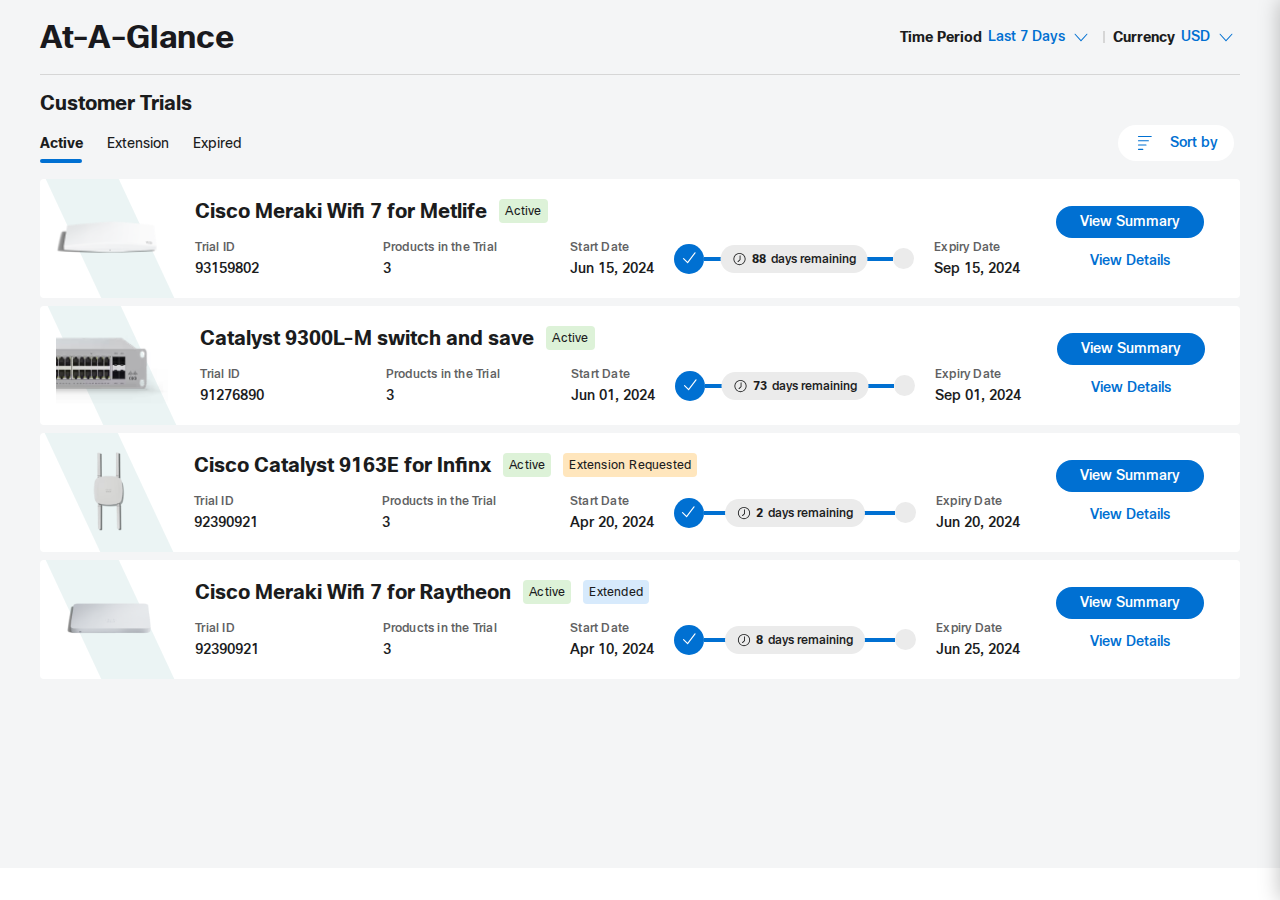
<file: Trials/index.html>
<!DOCTYPE html>
<html lang="en">
  <head>
    <meta charset="UTF-8" />
    <meta name="viewport" content="width=device-width, initial-scale=1.0" />
    <title>Trials</title>
    <link rel="stylesheet" href="./css/style.css" />
  </head>
  <body>
    <div class="trial-main">
      <!-- _______________Entry Header ___________________ -->
      <div class="trial-entry-header">
        <div class="primary-content">
          <h2>At-A-Glance</h2>

          <div class="trial-entry-header-menu">
            <!-- _______________Dropdown ___________________ -->

            <div class="trial-dropdown">
              <span>Time Period</span>
              <button class="trial-duration-dropdown trial-dropdown-button">
                <span class="trial-dropdown-title">Last 7 Days</span>
                <span class="trial-icon-angle-down"></span>
              </button>
            </div>
            <div class="trial-dropdown-menu duration-trial-dropdown">
              <ul>
                <li><a href="#">Today</a></li>
                <li><a href="#">Last 7 Days</a></li>
                <li><a href="#">Last 15 Days</a></li>
                <li><a href="#">Last 30 Days</a></li>
                <li><a href="#">Last 90 Days</a></li>
              </ul>
            </div>
            <div class="trial-divider"></div>
            <div class="trial-dropdown currency-trial-dropdown">
              <span>Currency</span>
              <button class="trial-currency-dropdown trial-dropdown-button">
                <span class="trial-dropdown-title">USD</span>
                <span class="trial-icon-angle-down"></span>
              </button>
            </div>
            <div class="trial-dropdown-menu trial-dropdown-menu-usd">
              <ul>
                <li><a href="#">Option 1</a></li>
                <li><a href="#">Option 2</a></li>
                <li><a href="#">Option 3</a></li>
              </ul>
            </div>
            <!-- _______________Dropdown ___________________ -->
          </div>
        </div>
      </div>
      <!-- _______________Entry Header ___________________ -->
      <!-- _______________ Customer Trials Section ___________________   -->

      <div class="trial-showcase">
        <div class="customer-trial">
          <div class="customer-trial-title">
            <h5>Customer Trials</h5>
            <!-- _______________ Tabs ___________________ -->

            <div class="customer-trial-tabs">
              <div class="trial-navtabs">
                <div class="trial-navtab active" data-target="Active">
                  Active
                </div>
                <div class="trial-navtab" data-target="Extension">
                  Extension
                </div>
                <div class="trial-navtab" data-target="Expired">Expired</div>
                <div class="trial-underline"></div>
              </div>
              <button class="trial-sort-button">
                <div class="trial-sort">
                  <span class="trial-icon-sort"></span>

                  <span>Sort by</span>
                </div>
              </button>
              <div class="trial-dropdown-menu trial-dropdown-menu-sort">
                <ul>
                  <li><a href="#">Option 1</a></li>
                  <li><a href="#">Option 2</a></li>
                  <li><a href="#">Option 3</a></li>
                </ul>
              </div>
            </div>
            <!-- _______________ Tabs ___________________ -->
            <!-- _______________ Tabs Content ___________________ -->

            <div id="Active" class="trial-content active">
              <!-- _______________ Card Content ___________________ -->

              <div class="customer-trial-card">
                <!-- _______________ Card List ___________________ -->

                <div class="customer-trial-cardList">
                  <div class="trial-product-image">
                    <img src="./img/Network.png" alt="router" />
                  </div>
                  <div class="trial-product-detail">
                    <div class="trial-product-title">
                      <h5>Cisco Meraki Wifi 7 for Metlife</h5>
                      <div class="trial-badge trial-badge-success">Active</div>
                    </div>
                    <div class="trial-product-config">
                      <div class="trial-configuration-box">
                        <span class="trial-config-title">Trial ID</span>
                        <span class="trial-config-content">93159802 </span>
                      </div>
                      <div class="trial-configuration-box">
                        <span class="trial-config-title"
                          >Products in the Trial</span
                        >
                        <span class="trial-config-content">3 </span>
                      </div>
                      <!-- _______________ Card List Duration Stepper ___________________ -->

                      <div class="trial-duration-config">
                        <div class="trial-config-date start-date">
                          <span class="trial-config-title">Start Date</span>
                          <span class="trial-config-content"
                            >Jun 15, 2024
                          </span>
                        </div>
                        <ul class="trial-stepper">
                          <li class="trial-stepper-list">
                            <span class="trial-dot active"></span>
                            <div class="trail-progress"></div>
                            <div class="trial-time-estimation">
                              <span class="icon-clock"></span
                              ><strong>88</strong>
                              days remaining
                            </div>
                            <span class="trial-dots"></span>
                          </li>
                        </ul>
                        <div class="trial-config-date expiry-date">
                          <span class="trial-config-title">Expiry Date</span>
                          <span class="trial-config-content"
                            >Sep 15, 2024
                          </span>
                        </div>
                      </div>
                      <!-- _______________ Card List Duration Stepper ___________________ -->
                    </div>
                  </div>
                  <div class="trial-button-group">
                    <button
                      class="btn trial-primary-btn"
                      onclick="openSidebar()"
                    >
                      View Summary
                    </button>
                    <button class="btn trial-link">View Details</button>
                  </div>
                </div>
                <!-- _______________ Card List ___________________ -->
                <div class="customer-trial-cardList">
                  <div class="trial-product-image">
                    <img src="./img/product-router-2.png" alt="router" />
                  </div>
                  <div class="trial-product-detail">
                    <div class="trial-product-title">
                      <h5>Catalyst 9300L-M switch and save</h5>
                      <div class="trial-badge trial-badge-success">Active</div>
                    </div>
                    <div class="trial-product-config">
                      <div class="trial-configuration-box">
                        <span class="trial-config-title">Trial ID</span>
                        <span class="trial-config-content">91276890 </span>
                      </div>
                      <div class="trial-configuration-box">
                        <span class="trial-config-title"
                          >Products in the Trial</span
                        >
                        <span class="trial-config-content">3 </span>
                      </div>
                      <!-- _______________ Card List Duration Stepper ___________________ -->

                      <div class="trial-duration-config">
                        <div class="trial-config-date start-date">
                          <span class="trial-config-title">Start Date</span>
                          <span class="trial-config-content"
                            >Jun 01, 2024
                          </span>
                        </div>
                        <ul class="trial-stepper">
                          <li class="trial-stepper-list">
                            <span class="trial-dot active"></span>
                            <div class="trail-progress"></div>
                            <div class="trial-time-estimation">
                              <span class="icon-clock"></span
                              ><strong>73</strong>
                              days remaining
                            </div>
                            <span class="trial-dots"></span>
                          </li>
                        </ul>
                        <div class="trial-config-date expiry-date">
                          <span class="trial-config-title">Expiry Date</span>
                          <span class="trial-config-content"
                            >Sep 01, 2024
                          </span>
                        </div>
                      </div>
                      <!-- _______________ Card List Duration Stepper ___________________ -->
                    </div>
                  </div>
                  <div class="trial-button-group">
                    <button
                      class="btn trial-primary-btn"
                      onclick="openSidebar()"
                    >
                      View Summary
                    </button>
                    <button class="btn trial-link">View Details</button>
                  </div>
                </div>
                <!-- _______________ Card List ___________________ -->
                <div class="customer-trial-cardList">
                  <div class="trial-product-image">
                    <img src="./img/Cisco.png" alt="router" />
                  </div>
                  <div class="trial-product-detail">
                    <div class="trial-product-title">
                      <h5>Cisco Catalyst 9163E for Infinx</h5>
                      <div class="trial-badge trial-badge-success">Active</div>
                      <div class="trial-badge trial-badge-extand">
                        Extension Requested
                      </div>
                    </div>
                    <div class="trial-product-config">
                      <div class="trial-configuration-box">
                        <span class="trial-config-title">Trial ID</span>
                        <span class="trial-config-content">92390921 </span>
                      </div>
                      <div class="trial-configuration-box">
                        <span class="trial-config-title"
                          >Products in the Trial</span
                        >
                        <span class="trial-config-content">3 </span>
                      </div>
                      <!-- _______________ Card List Duration Stepper ___________________ -->

                      <div class="trial-duration-config">
                        <div class="trial-config-date start-date">
                          <span class="trial-config-title">Start Date</span>
                          <span class="trial-config-content"
                            >Apr 20, 2024
                          </span>
                        </div>
                        <ul class="trial-stepper">
                          <li class="trial-stepper-list">
                            <span class="trial-dot active"></span>
                            <div class="trail-progress"></div>
                            <div class="trial-time-estimation">
                              <span class="icon-clock"></span><strong>2</strong>
                              days remaining
                            </div>
                            <span class="trial-dots"></span>
                          </li>
                        </ul>
                        <div class="trial-config-date expiry-date">
                          <span class="trial-config-title">Expiry Date</span>
                          <span class="trial-config-content"
                            >Jun 20, 2024
                          </span>
                        </div>
                      </div>
                      <!-- _______________ Card List Duration Stepper ___________________ -->
                    </div>
                  </div>
                  <div class="trial-button-group">
                    <button
                      class="btn trial-primary-btn"
                      onclick="openSidebar()"
                    >
                      View Summary
                    </button>
                    <button class="btn trial-link">View Details</button>
                  </div>
                </div>
                <!-- _______________ Card List ___________________ -->
                <div class="customer-trial-cardList">
                  <div class="trial-product-image">
                    <img src="./img/Graphics.png" alt="router" />
                  </div>
                  <div class="trial-product-detail">
                    <div class="trial-product-title">
                      <h5>Cisco Meraki Wifi 7 for Raytheon</h5>
                      <div class="trial-badge trial-badge-success">Active</div>
                      <div class="trial-badge trial-badge-primary">
                        Extended
                      </div>
                    </div>
                    <div class="trial-product-config">
                      <div class="trial-configuration-box">
                        <span class="trial-config-title">Trial ID</span>
                        <span class="trial-config-content">92390921 </span>
                      </div>
                      <div class="trial-configuration-box">
                        <span class="trial-config-title"
                          >Products in the Trial</span
                        >
                        <span class="trial-config-content">3 </span>
                      </div>
                      <!-- _______________ Card List Duration Stepper ___________________ -->

                      <div class="trial-duration-config">
                        <div class="trial-config-date start-date">
                          <span class="trial-config-title">Start Date</span>
                          <span class="trial-config-content"
                            >Apr 10, 2024
                          </span>
                        </div>
                        <ul class="trial-stepper">
                          <li class="trial-stepper-list">
                            <span class="trial-dot active"></span>
                            <div class="trail-progress"></div>
                            <div class="trial-time-estimation">
                              <span class="icon-clock"></span><strong>8</strong>
                              days remaining
                            </div>
                            <span class="trial-dots"></span>
                          </li>
                        </ul>
                        <div class="trial-config-date expiry-date">
                          <span class="trial-config-title">Expiry Date</span>
                          <span class="trial-config-content"
                            >Jun 25, 2024
                          </span>
                        </div>
                      </div>
                      <!-- _______________ Card List Duration Stepper ___________________ -->
                    </div>
                  </div>
                  <div class="trial-button-group">
                    <button
                      class="btn trial-primary-btn"
                      onclick="openSidebar()"
                    >
                      View Summary
                    </button>
                    <button class="btn trial-link">View Details</button>
                  </div>
                </div>
                <!-- _______________ Card List ___________________ -->
              </div>
            </div>
            <!-- _______________ Tabs Content ___________________ -->
            <!-- _______________ Tabs Content ___________________ -->

            <div id="Extension" class="trial-content">
              <div class="customer-trial-card">
                <!-- _______________ Card List ___________________ -->
                <div class="customer-trial-cardList">
                  <div class="trial-product-image">
                    <img src="./img/modam.png" alt="router" />
                  </div>
                  <div class="trial-product-detail">
                    <div class="trial-product-title">
                      <h5>Cisco Catalyst 9166 for Seamless Experience</h5>
                      <div class="trial-badge trial-badge-extand">
                        Extension Requested
                      </div>
                    </div>
                    <div class="trial-product-config">
                      <div class="trial-configuration-box">
                        <span class="trial-config-title">Trial ID</span>
                        <span class="trial-config-content">92390921 </span>
                      </div>
                      <div class="trial-configuration-box">
                        <span class="trial-config-title"
                          >Products in the Trial</span
                        >
                        <span class="trial-config-content">3 </span>
                      </div>
                      <!-- _______________ Card List Duration Stepper ___________________ -->

                      <div class="trial-duration-config">
                        <div class="trial-config-date start-date">
                          <span class="trial-config-title">Start Date</span>
                          <span class="trial-config-content"
                            >Apr 15, 2024
                          </span>
                        </div>
                        <ul class="trial-stepper">
                          <li class="trial-stepper-list trial-period-expired">
                            <span class="trial-dot active"></span>
                            <div class="trail-progress"></div>
                            <div class="trial-time-estimation">
                              <span class="icon-clock"></span>Expired
                            </div>
                            <span class="trial-dots"></span>
                          </li>
                        </ul>
                        <div class="trial-config-date expiry-date">
                          <span class="trial-config-title">Expiry Date</span>
                          <span class="trial-config-content"
                            >Jun 15, 2024
                          </span>
                        </div>
                      </div>
                      <!-- _______________ Card List Duration Stepper ___________________ -->
                    </div>
                  </div>
                  <div class="trial-button-group">
                    <button
                      class="btn trial-primary-btn"
                      onclick="openSidebar()"
                    >
                      View Summary
                    </button>
                    <button class="btn trial-link">View Details</button>
                  </div>
                </div>
              </div>
            </div>
            <!-- _______________ Tabs Content ___________________ -->

            <!-- _______________ Tabs Content ___________________ -->

            <div id="Expired" class="trial-content">
              <div class="customer-trial-card">
                <!-- _______________ Card List ___________________ -->
                <div class="customer-trial-cardList">
                  <div class="trial-product-image">
                    <img src="./img/modam.png" alt="router" />
                  </div>
                  <div class="trial-product-detail">
                    <div class="trial-product-title">
                      <h5>Cisco Catalyst 9163E for Enterprise</h5>
                      <div class="trial-badge trial-badge-danger">Expired</div>
                    </div>
                    <div class="trial-product-config">
                      <div class="trial-configuration-box">
                        <span class="trial-config-title">Trial ID</span>
                        <span class="trial-config-content">92390921 </span>
                      </div>
                      <div class="trial-configuration-box">
                        <span class="trial-config-title"
                          >Products in the Trial</span
                        >
                        <span class="trial-config-content">5 </span>
                      </div>
                      <!-- _______________ Card List Duration Stepper ___________________ -->
                      <div class="trial-duration-config">
                        <div class="trial-config-date start-date">
                          <span class="trial-config-title">Start Date</span>
                          <span class="trial-config-content"
                            >Apr 10, 2024
                          </span>
                        </div>
                        <ul class="trial-stepper">
                          <li class="trial-stepper-list trial-period-expired">
                            <span class="trial-dot active"></span>
                            <div class="trail-progress"></div>
                            <div class="trial-time-estimation">
                              <span class="icon-clock"></span>Expired
                            </div>
                            <span class="trial-dots"></span>
                          </li>
                        </ul>
                        <div class="trial-config-date expiry-date">
                          <span class="trial-config-title">Expiry Date</span>
                          <span class="trial-config-content"
                            >Jun 10, 2024
                          </span>
                        </div>
                      </div>
                      <!-- _______________ Card List Duration Stepper ___________________ -->
                    </div>
                  </div>
                  <div class="trial-button-group">
                    <button
                      class="btn trial-primary-btn"
                      onclick="openSidebar()"
                    >
                      View Summary
                    </button>
                    <button class="btn trial-link">View Details</button>
                  </div>
                </div>
              </div>
            </div>
          </div>
        </div>
      </div>
      <!-- _______________ Tabs Content ___________________ -->

      <div class="offcanvas-sidebar" id="offcanvas-sidebar">
        <div class="offcanvas-sidebar-header" id="offcanvas-sidebar-header">
          Trail Summary
        </div>
        <a href="#" class="closebtn" onclick="closeSidebar()">&times;</a>

        <div class="offcanvas-sidebar-body">
          <div class="trial-sidebar-product-detail">
            <div class="sidebar-product-image">
              <img src="./img/Sidebar-Network.png" alt="" />
            </div>
            <div class="sidebar-product-content">
              <span class="sidebar-product-title">Opportunity</span>
              <h4 class="sidebar-product-heading">
                Cisco Meraki Wifi 7 for Metlife
              </h4>
              <div class="sidebar-product-status-list">
                <div class="sidebar-product-status-item">
                  <span class="trial-config-title">Trial ID</span>
                  <span class="trial-config-content">93159802 </span>
                </div>
                <div class="sidebar-product-status-item">
                  <span class="trial-config-title">Estimated List Value</span>
                  <span class="trial-config-content">USD 30,000 </span>
                </div>
                <div class="sidebar-product-status-item">
                  <span class="trial-config-title">Products on a Trial</span>
                  <span class="trial-config-content">Jun 15, 2024 </span>
                </div>
                <div class="sidebar-product-status-item">
                  <span class="trial-config-title">Trial Status</span>
                  <div class="trial-badge trial-badge-success">Active</div>
                </div>
              </div>
            </div>
          </div>
          <div class="trial-sidebar-product-timeline">
            <div class="sidebar-product-timeline-heading">
              <img src="./img/timeline-trial-order.svg" alt="" />
              <h6 class="product-timeline-heading">Timeline of Trial Order</h6>
            </div>
            <div class="sidebar-product-timeline-stepper">
              <div class="trial-duration-config sidebar-timeline-stepper">
                <div class="trial-config-date start-date">
                  <span class="trial-config-title">Start Date</span>
                  <span class="trial-config-content">Jun 15, 2024 </span>
                </div>
                <ul class="trial-stepper">
                  <li class="trial-stepper-list">
                    <span class="trial-dot active"></span>
                    <div class="trail-progress"></div>
                    <div class="trial-time-estimation">
                      <span class="icon-clock"></span><strong>88</strong>
                      days remaining
                    </div>
                    <span class="trial-dots"></span>
                  </li>
                </ul>
                <div class="trial-config-date expiry-date">
                  <span class="trial-config-title">Expiry Date</span>
                  <span class="trial-config-content">Sep 15, 2024 </span>
                </div>
              </div>
            </div>
          </div>
          <div class="trial-sidebar-product-timeline">
            <div class="sidebar-product-timeline-heading">
              <img src="./img/trial-product-com.svg" alt="" />
              <h6 class="product-timeline-heading">Product Details</h6>
            </div>
            <div>
              <table class="trial-sidebar-payment-content-table">
                <thead>
                  <tr>
                    <th>Product Name</th>
                    <th>Trial Quantity</th>
                    <th>Usage</th>
                    <th>Converted</th>
                    <th>Returned</th>
                  </tr>
                </thead>
                <tbody>
                  <tr>
                    <td>Cisco Meraki MR44-HW</td>
                    <td>12</td>
                    <td>8</td>
                    <td>2</td>
                    <td>2</td>
                  </tr>
                </tbody>
              </table>
              <div class="trial-sidebar-table-divider"></div>
              <table class="trial-sidebar-payment-content-table">
                <thead>
                  <tr>
                    <th>Product Name</th>
                    <th>Trial Quantity</th>
                    <th>Usage</th>
                    <th>Converted</th>
                    <th>Returned</th>
                  </tr>
                </thead>
                <tbody>
                  <tr>
                    <td>Cisco Meraki MR76-HW</td>
                    <td>8</td>
                    <td>2</td>
                    <td>2</td>
                    <td>1</td>
                  </tr>
                </tbody>
              </table>
              <div class="trial-sidebar-table-divider"></div>
              <table class="trial-sidebar-payment-content-table">
                <thead>
                  <tr>
                    <th>Product Name</th>
                    <th>Trial Quantity</th>
                    <th>Usage</th>
                    <th>Converted</th>
                    <th>Returned</th>
                  </tr>
                </thead>
                <tbody>
                  <tr>
                    <td>Cisco Meraki MR56-HW</td>
                    <td>4</td>
                    <td>1</td>
                    <td>4</td>
                    <td>0</td>
                  </tr>
                </tbody>
              </table>
            </div>
          </div>
          <div class="trial-sidebar-product-timeline">
            <div class="sidebar-product-timeline-heading">
              <img src="./img/trial-Dollar.svg" alt="" />
              <h6 class="product-timeline-heading">Payment Details</h6>
            </div>
            <div class="trial-sidebar-payment-content">
              <div class="trial-sidebar-payment-item">
                <span class="trial-config-title"
                  >Charges after Trial Expiry</span
                >
                <span class="trial-config-content">USD 15,000 </span>
              </div>
              <div class="trial-sidebar-payment-item">
                <span class="trial-config-title">Credit Card Charge Date</span>
                <span class="trial-config-content">Oct 10, 2024</span>
              </div>
            </div>
          </div>
        </div>
      </div>
      <!-- _______________ Customer Trials Section ___________________   -->
    </div>
    <div
      id="trial-overlay-container"
      class="trial-overlay-container"
      onclick="closeSidebar()"
    ></div>
    <div id="trial-overlay" class="trial-overlay"></div>
    <script src="./js/index.js"></script>
  </body>
</html>
</file>
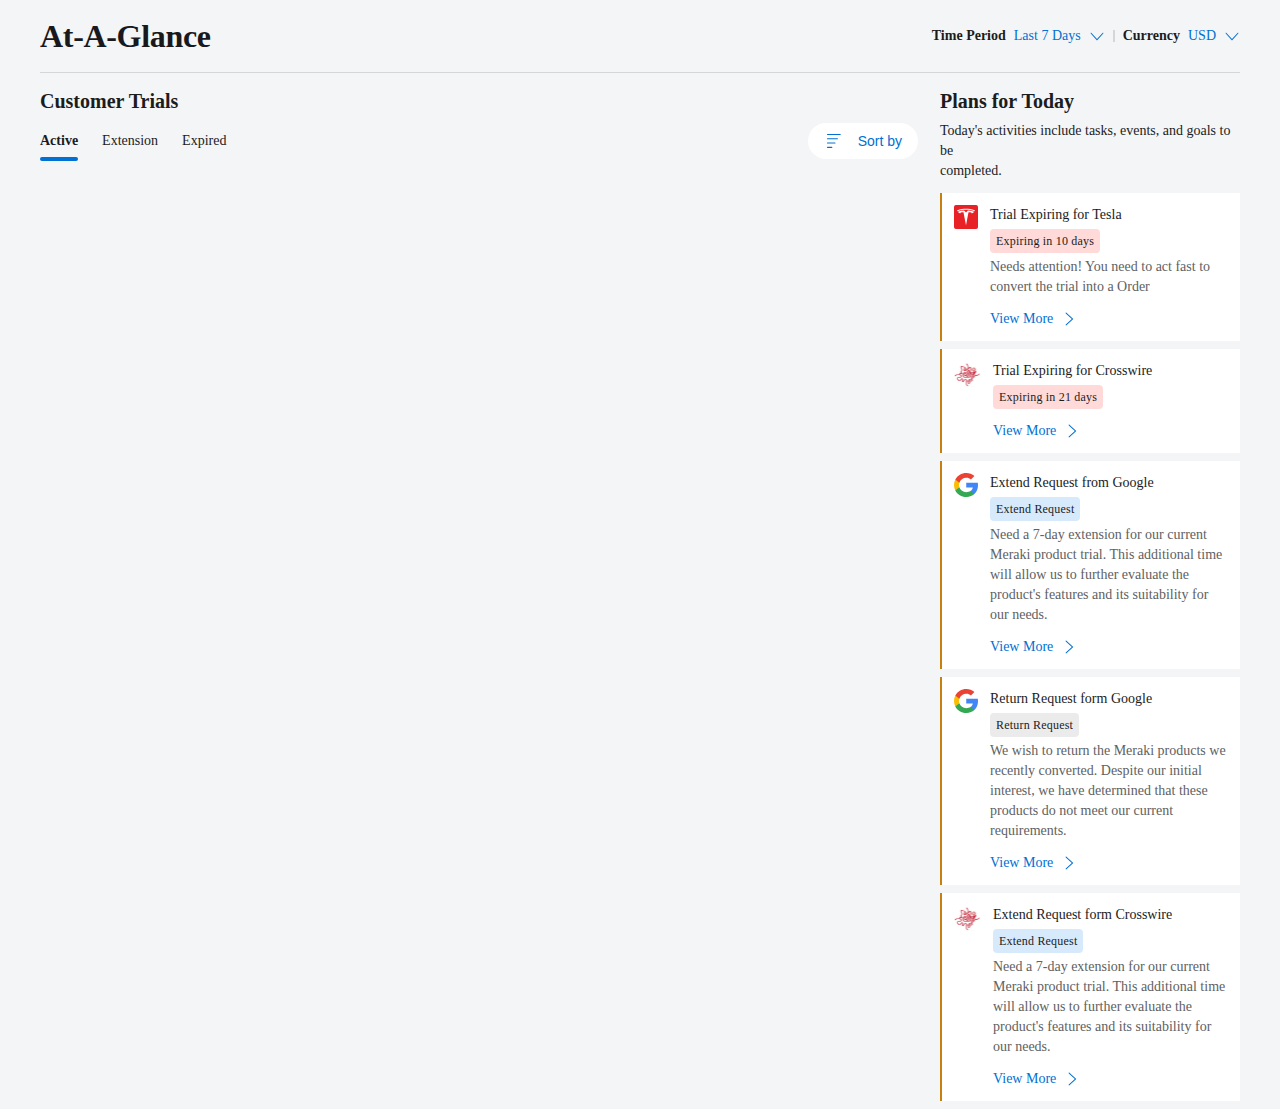
<file: Trials/Trials-2/index.html>
<!DOCTYPE html>
<html lang="en">
  <head>
    <meta charset="UTF-8" />
    <meta name="viewport" content="width=device-width, initial-scale=1.0" />
    <title>Trials</title>
    <link rel="stylesheet" href="./css/style.css" />
  </head>
  <body>
    <div class="trial-main">
      <!-- _______________ Header ___________________ -->
      <header>
        <nav>
          <div class="trial-header-logo">
            <h2>At-A-Glance</h2>
          </div>
          <div class="trial-header-menu">
            <div class="trial-dropdown">
              <span>Time Period</span>
              <span class="trials-days">Last 7 Days</span>
              <img src="./img/chevron-down.svg" alt="down-chevrons" />
            </div>
            <div class="trial-dropdown-menu">
              <ul>
                <li><a href="#">Today</a></li>
                <li><a href="#">Last 7 Days</a></li>
                <li><a href="#">Last 15 Days</a></li>
                <li><a href="#">Last 30 Days</a></li>
                <li><a href="#">Last 90 Days</a></li>
              </ul>
            </div>
            <div class="trial-divider"></div>
            <div class="trial-dropdown">
              <span>Currency</span>
              <span class="trials-days">USD</span>
              <img src="./img/chevron-down.svg" alt="down-chevrons" />
            </div>
          </div>
        </nav>
      </header>
      <!-- _______________ Header ___________________ -->
      <!-- _______________ Customer Trials Section ___________________   -->
      <section>
        <div class="trial-showcase">
          <div class="customer-trial">
            <div class="customer-trial-title">
              <h5>Customer Trials</h5>
              <div class="customer-trial-tabs">
                <div class="trial-navtabs">
                  <div class="trial-navtab tr-active" data-target="Active">
                    Active
                  </div>
                  <div class="trial-navtab" data-target="Extension">
                    Extension
                  </div>
                  <div class="trial-navtab" data-target="Expired">Expired</div>
                  <div class="trial-underline"></div>
                </div>
                <button class="trial-sort-button">
                  <div class="trial-sort">
                    <img src="./img/sort-amount-desc.svg" alt="filter" />
                    <span>Sort by</span>
                  </div>
                </button>
              </div>
              <div id="Active" class="trial-content active">
                <div class="customer-trial-card">
                  <div class="customer-trial-cardList">
                    <div class="trial-product-image">
                      <img src="./img/Network.png" alt="router" />
                    </div>
                    <div class="trial-product-detail">
                      <div class="trial-product-title">
                        <h5>Cisco Meraki Wifi 7 for Metlife</h5>
                        <div class="trial-product-active-badge">Active</div>
                      </div>
                      <div class="trial-product-config">
                        <div class="trial-configuration-box">
                          <span class="trial-config-title">Trial ID</span>
                          <span class="trial-config-content">93159802 </span>
                        </div>
                        <div class="trial-configuration-box">
                          <span class="trial-config-title"
                            >Estimated List Value</span
                          >
                          <span class="trial-config-content">USD 30,000 </span>
                        </div>
                        <div class="trial-configuration-box">
                          <span class="trial-config-title"
                            >Products in the Trial</span
                          >
                          <span class="trial-config-content">3 </span>
                        </div>
                        <div class="trial-configuration-box">
                          <span class="trial-config-title">Start Date</span>
                          <span class="trial-config-content"
                            >Jun 15, 2024
                          </span>
                        </div>
                        <div class="trial-configuration-box">
                          <span class="trial-config-title">Expiry Date</span>
                          <span class="trial-config-content"
                            >Sep 15, 2024
                          </span>
                        </div>
                      </div>
                    </div>
                  </div>
                  <div class="customer-trial-cardList">
                    <div class="trial-product-image">
                      <img src="./img/product-router-2.png" alt="router" />
                    </div>
                    <div class="trial-product-detail">
                      <div class="trial-product-title">
                        <h5>Catalyst 9300L-M switch and save</h5>
                        <div class="trial-product-active-badge">Active</div>
                      </div>
                      <div class="trial-product-config">
                        <div class="trial-configuration-box">
                          <span class="trial-config-title">Trial ID</span>
                          <span class="trial-config-content">91276890 </span>
                        </div>
                        <div class="trial-configuration-box">
                          <span class="trial-config-title"
                            >Estimated List Value</span
                          >
                          <span class="trial-config-content">USD 30,000 </span>
                        </div>
                        <div class="trial-configuration-box">
                          <span class="trial-config-title"
                            >Products in the Trial</span
                          >
                          <span class="trial-config-content">3 </span>
                        </div>
                        <div class="trial-configuration-box">
                          <span class="trial-config-title">Start Date</span>
                          <span class="trial-config-content"
                            >Jun 01, 2024
                          </span>
                        </div>
                        <div class="trial-configuration-box">
                          <span class="trial-config-title">Expiry Date</span>
                          <span class="trial-config-content"
                            >Sep 01, 2024
                          </span>
                        </div>
                      </div>
                    </div>
                  </div>
                  <div class="customer-trial-cardList">
                    <div class="trial-product-image">
                      <img src="./img/Cisco.png" alt="router" />
                    </div>
                    <div class="trial-product-detail">
                      <div class="trial-product-title">
                        <h5>Cisco Catalyst 9163E for Infinx</h5>
                        <div class="trial-product-active-badge">Active</div>
                        <div class="trial-product-extension-badge">
                          Extension Requested
                        </div>
                      </div>
                      <div class="trial-product-config">
                        <div class="trial-configuration-box">
                          <span class="trial-config-title">Trial ID</span>
                          <span class="trial-config-content">92390921 </span>
                        </div>
                        <div class="trial-configuration-box">
                          <span class="trial-config-title"
                            >Estimated List Value</span
                          >
                          <span class="trial-config-content">USD 30,000 </span>
                        </div>
                        <div class="trial-configuration-box">
                          <span class="trial-config-title"
                            >Products in the Trial</span
                          >
                          <span class="trial-config-content">3 </span>
                        </div>
                        <div class="trial-configuration-box">
                          <span class="trial-config-title">Start Date</span>
                          <span class="trial-config-content"
                            >Apr 20, 2024
                          </span>
                        </div>
                        <div class="trial-configuration-box">
                          <span class="trial-config-title">Expiry Date</span>
                          <span class="trial-config-content"
                            >Jun 20, 2024
                          </span>
                        </div>
                      </div>
                    </div>
                  </div>
                  <div class="customer-trial-cardList">
                    <div class="trial-product-image">
                      <img src="./img/Graphics.png" alt="router" />
                    </div>
                    <div class="trial-product-detail">
                      <div class="trial-product-title">
                        <h5>Cisco Meraki Wifi 7 for Raytheon</h5>
                        <div class="trial-product-active-badge">Active</div>
                        <div class="trial-product-extend-badge">Extended</div>
                      </div>
                      <div class="trial-product-config">
                        <div class="trial-configuration-box">
                          <span class="trial-config-title">Trial ID</span>
                          <span class="trial-config-content">92390921 </span>
                        </div>
                        <div class="trial-configuration-box">
                          <span class="trial-config-title"
                            >Estimated List Value</span
                          >
                          <span class="trial-config-content">USD 30,000 </span>
                        </div>
                        <div class="trial-configuration-box">
                          <span class="trial-config-title"
                            >Products in the Trial</span
                          >
                          <span class="trial-config-content">3 </span>
                        </div>
                        <div class="trial-configuration-box">
                          <span class="trial-config-title">Start Date</span>
                          <span class="trial-config-content"
                            >Apr 10, 2024
                          </span>
                        </div>
                        <div class="trial-configuration-box">
                          <span class="trial-config-title">Expiry Date</span>
                          <span class="trial-config-content"
                            >Jun 25, 2024
                          </span>
                        </div>
                      </div>
                    </div>
                  </div>
                </div>
              </div>
              <div id="Extension" class="trial-content">
                <div class="customer-trial-card">
                  <div class="customer-trial-cardList">
                    <div class="trial-product-image">
                      <img src="./img/modam.png" alt="router" />
                    </div>
                    <div class="trial-product-detail">
                      <div class="trial-product-title">
                        <h5>Cisco Catalyst 9166 for Seamless Experience</h5>
                        <div class="trial-product-extension-badge">
                          Extension Requested
                        </div>
                      </div>
                      <div class="trial-product-config">
                        <div class="trial-configuration-box">
                          <span class="trial-config-title">Trial ID</span>
                          <span class="trial-config-content">92390921 </span>
                        </div>
                        <div class="trial-configuration-box">
                          <span class="trial-config-title"
                            >Estimated List Value</span
                          >
                          <span class="trial-config-content">USD 24,124 </span>
                        </div>
                        <div class="trial-configuration-box">
                          <span class="trial-config-title"
                            >Products in the Trial</span
                          >
                          <span class="trial-config-content">3 </span>
                        </div>
                        <div class="trial-configuration-box">
                          <span class="trial-config-title">Start Date</span>
                          <span class="trial-config-content"
                            >Apr 15, 2024
                          </span>
                        </div>
                        <div class="trial-configuration-box">
                          <span class="trial-config-title">Expiry Date</span>
                          <span class="trial-config-content"
                            >Jun 15, 2024
                          </span>
                        </div>
                      </div>
                    </div>
                  </div>
                </div>
              </div>
              <div id="Expired" class="trial-content">
                <div class="customer-trial-card">
                  <div class="customer-trial-cardList">
                    <div class="trial-product-image">
                      <img src="./img/modam.png" alt="router" />
                    </div>
                    <div class="trial-product-detail">
                      <div class="trial-product-title">
                        <h5>Cisco Catalyst 9163E for Enterprise</h5>
                        <div class="trial-product-expired-badge">Expired</div>
                      </div>
                      <div class="trial-product-config">
                        <div class="trial-configuration-box">
                          <span class="trial-config-title">Trial ID</span>
                          <span class="trial-config-content">92390921 </span>
                        </div>
                        <div class="trial-configuration-box">
                          <span class="trial-config-title"
                            >Estimated List Value</span
                          >
                          <span class="trial-config-content">USD 11,000 </span>
                        </div>
                        <div class="trial-configuration-box">
                          <span class="trial-config-title"
                            >Products in the Trial</span
                          >
                          <span class="trial-config-content">5 </span>
                        </div>
                        <div class="trial-configuration-box">
                          <span class="trial-config-title">Start Date</span>
                          <span class="trial-config-content"
                            >Apr 10, 2024
                          </span>
                        </div>
                        <div class="trial-configuration-box">
                          <span class="trial-config-title">Expiry Date</span>
                          <span class="trial-config-content"
                            >Jun 10, 2024
                          </span>
                        </div>
                      </div>
                    </div>
                  </div>
                </div>
              </div>
            </div>
          </div>
          <!-- --------------------- plan-trial side bar --------------- -->
          <div class="plan-trial">
            <div class="plan-trial-title">
              <h5>Plans for Today</h5>
              <p class="plan-trial-para">
                Today's activities include tasks, events, and goals to be<br />
                completed.
              </p>
            </div>
            <div class="plan-trial-cards">
              <div class="plan-trial-cardList">
                <img src="./img/Tesla.svg" alt="brand-logo" />
                <div class="trial-content-cardList">
                  <span class="cardList-title">Trial Expiring for Tesla</span>
                  <div class="trial-expire-badge">Expiring in 10 days</div>
                  <p>
                    Needs attention! You need to act fast to convert the trial
                    into a Order
                  </p>
                  <a href="#" class="plan-trial-anchor-cardList"
                    >View More
                    <img src="./img/chevron-right.svg" alt="right-chevrons"
                  /></a>
                </div>
              </div>
              <div class="plan-trial-cardList">
                <img src="./img/crosswire.svg" alt="brand-logo" />
                <div class="trial-content-cardList">
                  <span class="cardList-title"
                    >Trial Expiring for Crosswire</span
                  >
                  <div class="trial-expire-badge">Expiring in 21 days</div>
                  <a href="#" class="plan-trial-anchor-cardList"
                    >View More
                    <img src="./img/chevron-right.svg" alt="right-chevrons"
                  /></a>
                </div>
              </div>
              <div class="plan-trial-cardList">
                <img src="./img/googel.svg" alt="brand-logo" />
                <div class="trial-content-cardList">
                  <span class="cardList-title">Extend Request from Google</span>
                  <div class="trial-extand-badge">Extend Request</div>
                  <p>
                    Need a 7-day extension for our current Meraki product trial.
                    This additional time will allow us to further evaluate the
                    product's features and its suitability for our needs.
                  </p>
                  <a href="#" class="plan-trial-anchor-cardList"
                    >View More
                    <img src="./img/chevron-right.svg" alt="right-chevrons"
                  /></a>
                </div>
              </div>
              <div class="plan-trial-cardList">
                <img src="./img/googel.svg" alt="brand-logo" />
                <div class="trial-content-cardList">
                  <span class="cardList-title">Return Request form Google</span>
                  <div class="trial-return-badge">Return Request</div>
                  <p>
                    We wish to return the Meraki products we recently converted.
                    Despite our initial interest, we have determined that these
                    products do not meet our current requirements.
                  </p>
                  <a href="#" class="plan-trial-anchor-cardList"
                    >View More
                    <img src="./img/chevron-right.svg" alt="right-chevrons"
                  /></a>
                </div>
              </div>
              <div class="plan-trial-cardList">
                <img src="./img/crosswire.svg" alt="brand-logo" />
                <div class="trial-content-cardList">
                  <span class="cardList-title"
                    >Extend Request form Crosswire</span
                  >
                  <div class="trial-extand-badge">Extend Request</div>
                  <p>
                    Need a 7-day extension for our current Meraki product trial.
                    This additional time will allow us to further evaluate the
                    product's features and its suitability for our needs.
                  </p>
                  <a href="#" class="plan-trial-anchor-cardList"
                    >View More
                    <img src="./img/chevron-right.svg" alt="right-chevrons"
                  /></a>
                </div>
              </div>
            </div>
          </div>
          <!-- --------------------- plan-trial side bar --------------- -->
        </div>
      </section>
      <!-- _______________ Customer Trials Section ___________________   -->
    </div>
    <script src="./js/index.js"></script>
  </body>
</html>
</file>
<file: Trials/css/style.css>
body,
* {
  box-sizing: border-box;
  margin: 0;
  box-sizing: border-box;
  font-family: CiscoSans, sans-serif;
  -webkit-font-smoothing: antialiased;
  text-rendering: optimizelegibility;
}
a,
li {
  text-decoration: none;
  list-style: none;
}
/* __________________ Icons ______________________ */

@font-face {
  font-family: CiscoSans;
  src: url(../fonts/standard/CiscoSansTTThin.woff2) format("woff2");
  font-display: swap;
  font-stretch: normal;
  font-style: normal;
  font-weight: 100;
  unicode-range: U+0000-00FF, U+2000-20Cf, U+2150-215f;
}

@font-face {
  font-family: CiscoSans;
  src: url(../fonts/standard/CiscoSansTTThinOblique.woff2) format("woff2");
  font-display: swap;
  font-stretch: normal;
  font-style: oblique;
  font-weight: 100;
  unicode-range: U+0000-00FF, U+2000-20Cf, U+2150-215f;
}

@font-face {
  font-family: CiscoSans;
  src: url(../fonts/standard/CiscoSansTTExtraLight.woff2) format("woff2");
  font-display: swap;
  font-stretch: normal;
  font-style: normal;
  font-weight: 200;
  unicode-range: U+0000-00FF, U+2000-20Cf, U+2150-215f;
}

@font-face {
  font-family: CiscoSans;
  src: url(../fonts/standard/CiscoSansTTExtraLightOblique.woff2) format("woff2");
  font-display: swap;
  font-stretch: normal;
  font-style: oblique;
  font-weight: 200;
  unicode-range: U+0000-00FF, U+2000-20Cf, U+2150-215f;
}

@font-face {
  font-family: CiscoSans;
  src: url(../fonts/standard/CiscoSansTTLight.woff2) format("woff2");
  font-display: swap;
  font-stretch: normal;
  font-style: normal;
  font-weight: 300;
  unicode-range: U+0000-00FF, U+2000-20Cf, U+2150-215f;
}

@font-face {
  font-family: CiscoSans;
  src: url(../fonts/standard/CiscoSansTTLightOblique.woff2) format("woff2");
  font-display: swap;
  font-stretch: normal;
  font-style: oblique;
  font-weight: 300;
  unicode-range: U+0000-00FF, U+2000-20Cf, U+2150-215f;
}

@font-face {
  font-family: CiscoSans;
  src: url(../fonts/standard/CiscoSansTTRegular.woff2) format("woff2");
  font-display: swap;
  font-stretch: normal;
  font-style: normal;
  font-weight: 400;
}

@font-face {
  font-family: CiscoSans;
  src: url(../fonts/standard/CiscoSansTTRegularOblique.woff2) format("woff2");
  font-display: swap;
  font-stretch: normal;
  font-style: oblique;
  font-weight: 400;
  unicode-range: U+0000-00FF, U+2000-20Cf, U+2150-215f;
}

@font-face {
  font-family: CiscoSans;
  src: url(../fonts/standard/CiscoSansTTCondRegular.woff2) format("woff2");
  font-display: swap;
  font-stretch: condensed;
  font-style: normal;
  font-weight: 400;
  unicode-range: U+0000-00FF, U+2000-20Cf, U+2150-215f;
}

@font-face {
  font-family: CiscoSans;
  src: url(../fonts/standard/CiscoSansTTMedium.woff2) format("woff2");
  font-display: swap;
  font-stretch: normal;
  font-style: normal;
  font-weight: 500;
  unicode-range: U+0000-00FF, U+2000-20Cf, U+2150-215f;
}

@font-face {
  font-family: CiscoSans;
  src: url(../fonts/standard/CiscoSansTTMediumOblique.woff2) format("woff2");
  font-display: swap;
  font-stretch: normal;
  font-style: oblique;
  font-weight: 500;
  unicode-range: U+0000-00FF, U+2000-20Cf, U+2150-215f;
}

@font-face {
  font-family: CiscoSans;
  src: url(../fonts/standard/CiscoSansTTBold.woff2) format("woff2");
  font-display: swap;
  font-stretch: normal;
  font-style: normal;
  font-weight: 700;
  unicode-range: U+0000-00FF, U+2000-20Cf, U+2150-215f;
}

@font-face {
  font-family: CiscoSans;
  src: url(../fonts/standard/CiscoSansTTBoldOblique.woff2) format("woff2");
  font-display: swap;
  font-stretch: normal;
  font-style: oblique;
  font-weight: 700;
  unicode-range: U+0000-00FF, U+2000-20Cf, U+2150-215f;
}

@font-face {
  font-family: CiscoSans;
  src: url(fonts/standard/CiscoSansTTCondBold.woff2) format("woff2");
  font-display: swap;
  font-stretch: condensed;
  font-style: normal;
  font-weight: 700;
  unicode-range: U+0000-00FF, U+2000-20Cf, U+2150-215f;
}

@font-face {
  font-family: CiscoSans;
  src: url(../fonts/standard/CiscoSansTTHeavy.woff2) format("woff2");
  font-display: swap;
  font-stretch: normal;
  font-style: normal;
  font-weight: 900;
  unicode-range: U+0000-00FF, U+2000-20Cf, U+2150-215f;
}

@font-face {
  font-family: CiscoSans;
  src: url(../fonts/standard/CiscoSansTTHeavyOblique.woff2) format("woff2");
  font-display: swap;
  font-stretch: normal;
  font-style: oblique;
  font-weight: 900;
  unicode-range: U+0000-00FF, U+2000-20Cf, U+2150-215f;
}

/* __________________ Icons ______________________ */

/* _______________ Header ___________________  */

.trial-entry-header .primary-content {
  display: flex;
  justify-content: space-between;
  align-items: center;
  gap: 8px;
  border-bottom: 1px solid #d6d6d6;
}

.trial-entry-header .primary-content h2 {
  color: #19191d;
  font-size: 32px;
  font-weight: 700;
  line-height: 40px;
  letter-spacing: -0.32px;
  margin: 0;
}
.trial-entry-header-menu {
  padding: 26px 0;
  display: flex;
  align-items: center;
  position: relative;
}
/* __________________ Dropdowns ______________________ */

.trial-entry-header-menu .trial-dropdown {
  display: flex;
  align-items: center;
}
.trial-entry-header-menu .trial-dropdown .trial-dropdown-button {
  background-color: transparent;
  border: none;
  display: flex;
  align-items: center;
  gap: 8px;
  cursor: pointer;
}
.trial-entry-header-menu span {
  color: #1b1c1d;
  font-size: 14px;
  font-weight: 700;
  line-height: 20px;
}
.trial-entry-header-menu .trial-dropdown-title {
  color: #0070d2;
  font-size: 14px;
  font-weight: 500;
  line-height: 20px;
}
.trial-entry-header-menu .trial-divider {
  margin: 0 8px;
  width: 2px;
  height: 12px;
  background-color: #d6d6d6;
}
.trial-dropdown-menu {
  display: none;
  position: absolute;
  top: 50px;
  background: #ffffff;
  border-radius: 4px;
  border: 1px solid #d6d6d6;
  box-shadow: 0px 4px 16px 0px rgba(0, 0, 0, 0.08);
  z-index: 9;
}
.trial-dropdown-menu ul {
  padding: 0;
  width: 160px;
  margin: 0;
  list-style: none;
}

.trial-dropdown-menu li a:hover {
  background-color: #f4f5f6;
}
.trial-dropdown-menu a {
  color: #606162;
  font-size: 14px;
  font-weight: 400;
  line-height: 20px;
  display: block;
  padding: 10px 16px;
}
.trial-dropdown-menu-usd {
  right: 0;
}
.trial-dropdown-menu-sort {
  right: 0;
}

/* __________________ Dropdown ______________________ */

/* _______________ Header ___________________  */
/* _______________ Customer Trials Section ___________________  */
.trial-main {
  background: #f4f5f6;
  padding: 0px 40px 16px;
  min-height: calc(100vh - 32px);
}
.trial-showcase {
  display: flex;
  gap: 16px;
  margin-top: 16px;
}
.trial-showcase .customer-trial {
  max-width: 100%;
  width: 100%;
}
/* __________________ Tabs ______________________ */

.customer-trial .customer-trial-tabs {
  display: flex;
  justify-content: space-between;
  align-items: center;
  margin-bottom: 16px;
  position: relative;
}

.trial-navtab {
  cursor: pointer;
  color: #1b1c1d;
  transition: color 0.3s;
  font-size: 14px;
  font-weight: 400;
  line-height: 20px;
}
.trial-navtab.active {
  font-weight: 700;
}
.trial-underline {
  position: absolute;
  bottom: 0;
  height: 4px;
  border-radius: 4px;
  background: #0070d2;
  transition: left 0.3s ease, width 0.3s ease;
}
.trial-content {
  display: none;
}

.trial-content.active {
  display: block;
}
/* __________________ Tabs ______________________ */

.trial-sort-button {
  background-color: transparent;
  border: none;
  cursor: pointer;
}
.customer-trial-tabs .trial-sort {
  border-radius: 64px;
  background: #ffffff;
  display: flex;
  padding: 8px 16px;
  align-items: center;
  gap: 16px;
}
.trial-sort span {
  color: #0070d2;
  font-size: 14px;
  font-weight: 500;
  line-height: 20px;
}
.trial-navtabs {
  display: flex;
  gap: 24px;
  padding: 10px 20px 10px 0;
  position: relative;
}
.trial-duration-config {
  display: flex;
  align-items: center;
  width: 100%;
  max-width: 450px;
}
.trial-configuration-box {
  flex: 1;
}

/* _______________ Customer Trials Section ___________________  */

/* -------------------- customer-trial CardzLIst ------------------- */
.customer-trial .customer-trial-title h5 {
  color: #1b1c1d;
  font-size: 20px;
  font-weight: 700;
  line-height: 24px;
  margin: 0 0 8px;
}
.customer-trial-cardList {
  display: flex;
  gap: 16px;
  align-items: center;
  border-radius: 4px;
  background: #ffffff;
  padding-right: 24px;
  margin-bottom: 8px;
}
.trial-product-title {
  display: flex;
  gap: 12px;
  align-items: center;
  margin-bottom: 16px;
}
.customer-trial-card .trial-product-title h5 {
  margin: 0;
}
.customer-trial-cardList .trial-product-image {
  background-image: url('data:image/svg+xml,<svg xmlns="http://www.w3.org/2000/svg" width="130" height="122" fill="none"><path opacity=".2" d="M0 0h73.066L130 122H56.934L0 0Z" fill="%239DC9C8"/></svg>');
  background-repeat: no-repeat;
  background-position: center;
  padding: 18px 16px;
}
.trial-product-detail {
  width: 100%;
  padding: 18px 0;
}
.trial-product-config {
  display: flex;
  align-items: center;
}
span.trial-config-title {
  display: block;
  color: #606162;
  font-size: 12px;
  font-weight: 500;
  line-height: 16px;
  letter-spacing: 0.2px;
  margin-bottom: 4px;
}
span.trial-config-content {
  display: block;
  color: #1b1c1d;
  font-size: 14px;
  font-weight: 500;
  line-height: 20px;
}
.trial-product-image img {
  max-width: 130px;
  height: 80px;
}
.trial-button-group {
  margin-left: 8px;
  text-align: center;
}
.trial-primary-btn {
  padding: 6px 24px;
  border: none;
  font-size: 14px;
  font-weight: 500;
  border-radius: 16px;
  background: #0070D2;
  line-height: 20px;
  color: #ffffff;
  margin-bottom: 12px;
}
.trial-link {
  font-size: 14px;
  font-weight: 500;
  line-height: 20px;
  color: #0070d2;
  border: none;
  background: transparent;
}
/* _____________ Stepper ____________ */

.trial-stepper {
  list-style: none;
  display: flex;
  flex-direction: row;
  padding: 0;
  margin: 0;
  position: relative;
  align-items: center;
  gap: 15px;
  flex: 1;
}
.trial-stepper .trial-progress {
  position: absolute;
  top: 15px;
  width: 75%;
  --bs-progress-bar-bg: #0d6efd;
}
.trial-stepper .trial-stepper-list {
  position: relative;
  display: flex;
  flex: 1;
  align-items: center;
  margin: 0 20px;
}

.trial-stepper span.trial-dot {
  width: 30px;
  height: 30px;
  background-color: #ebebeb;
  border-radius: 20px;
  position: relative;
  z-index: 1;
  display: flex;
  align-items: center;
  justify-content: center;
  color: #fff;
  font-size: 22px;
  text-align: center;
  background-image: url('data:image/svg+xml,<svg xmlns="http://www.w3.org/2000/svg" width="19" height="19" fill="none"><path d="M7.607 14.27a.563.563 0 0 1-.4-.166L3.138 10.11a.57.57 0 0 1-.006-.808.565.565 0 0 1 .808-.005l3.597 3.534 7.023-9.383a.574.574 0 0 1 .802-.114c.252.189.303.55.114.802l-7.41 9.904a.572.572 0 0 1-.412.229h-.046Z" fill="%23fff"/></svg>');
  background-position: center;
  background-repeat: no-repeat;
}

.trial-stepper span.trial-dot.active {
  background-color: #0070d2;
}
.trial-stepper span.trial-dots {
  width: 21px;
  height: 21px;
  background: #ebebeb;
  border-radius: 20px;
  position: relative;
  z-index: 1;
  display: flex;
  align-items: center;
  justify-content: center;
  color: #fff;
  font-size: 22px;
  text-align: center;
}

.trial-stepper .trial-time-estimation {
  background-color: #ebebeb;
  border-radius: 20px;
  position: relative;
  z-index: 3;
  display: flex;
  align-items: center;
  gap: 5px;
  justify-content: center;
  color: #1b1c1d;
  font-size: 12px;
  font-weight: 500;
  text-align: center;
  padding: 6px 12px;
  position: absolute;
  left: 50%;
  top: 50%;
  transform: translate(-50%, -50%);
  white-space: nowrap;
}

.trial-time-estimation .icon-clock {
  width: 14px;
  height: 14px;
  display: inline-block;
  background-image: url('data:image/svg+xml,<svg xmlns="http://www.w3.org/2000/svg" width="14" height="14" fill="none"><path fill-rule="evenodd" clip-rule="evenodd" d="M.875 7A6.132 6.132 0 0 1 7 .875 6.132 6.132 0 0 1 13.125 7 6.132 6.132 0 0 1 7 13.125 6.132 6.132 0 0 1 .875 7Zm.875 0A5.254 5.254 0 0 0 7 12.25 5.254 5.254 0 0 0 12.25 7 5.254 5.254 0 0 0 7 1.75 5.254 5.254 0 0 0 1.75 7Zm5.381-3.281a.44.44 0 0 1 .436-.438c.24.001.435.198.435.438v3.85a.445.445 0 0 1-.131.31L5.814 9.892a.427.427 0 0 1-.306.127.442.442 0 0 1-.31-.132.44.44 0 0 1 .008-.616l1.925-1.886V3.719Zm.436-.438h.002-.005.003Z" fill="%231B1C1D"/></svg>');
  background-position: center center;
  background-repeat: no-repeat;
}

.trial-icon-angle-down {
  background-image: url('data:image/svg+xml,<svg xmlns="http://www.w3.org/2000/svg" width="16" height="16" fill="none"><path d="m8 12.455-6.27-6.88a.499.499 0 1 1 .74-.67L8 10.97l5.53-6.065a.499.499 0 1 1 .74.67L8 12.45v.005Z" fill="%230070D2"/></svg>');
  background-repeat: no-repeat;
  background-position: center center;
  width: 16px;
  height: 16px;
  display: inline-block;
}
.trial-icon-sort {
  background-image: url('data:image/svg+xml,<svg xmlns="http://www.w3.org/2000/svg" width="19" height="20" fill="none"><path fill-rule="evenodd" clip-rule="evenodd" d="M3.476 2.967H16.2a.58.58 0 0 1 .579.578.58.58 0 0 1-.579.579H3.476a.58.58 0 0 1-.578-.579.58.58 0 0 1 .578-.578Zm0 4.193h9.913a.58.58 0 0 1 .579.578.58.58 0 0 1-.579.579H3.476a.58.58 0 0 1-.578-.579.58.58 0 0 1 .578-.578Zm7.519 4.303H3.476a.58.58 0 0 0-.578.579c0 .318.26.578.578.578h7.519a.58.58 0 0 0 .578-.578.58.58 0 0 0-.578-.579ZM3.47 15.767h4.355a.58.58 0 0 1 .579.578.58.58 0 0 1-.579.578H3.47a.58.58 0 0 1-.578-.578.58.58 0 0 1 .578-.578Z" fill="%230070D2"/></svg>');
  background-repeat: no-repeat;
  background-position: center center;
  width: 20px;
  height: 20px;
  display: inline-block;
}
.trail-progress {
  flex: 1;
  height: 4px;
  background-color: #0070d2;
}
.trial-period-expired .trial-time-estimation {
  background-color: #fff2f1;
  color: #e3241b;
}
.trial-period-expired .trial-time-estimation .icon-clock {
  background-image: url('data:image/svg+xml,<svg xmlns="http://www.w3.org/2000/svg" width="14" height="14" fill="none"><path fill-rule="evenodd" clip-rule="evenodd" d="M.875 7A6.132 6.132 0 0 1 7 .875 6.132 6.132 0 0 1 13.125 7 6.132 6.132 0 0 1 7 13.125 6.132 6.132 0 0 1 .875 7Zm.875 0A5.254 5.254 0 0 0 7 12.25 5.254 5.254 0 0 0 12.25 7 5.254 5.254 0 0 0 7 1.75 5.254 5.254 0 0 0 1.75 7Zm5.381-3.281a.44.44 0 0 1 .436-.438c.24.001.435.198.435.438v3.85a.445.445 0 0 1-.131.31L5.814 9.892a.427.427 0 0 1-.306.127.442.442 0 0 1-.31-.132.44.44 0 0 1 .008-.616l1.925-1.886V3.719Zm.436-.438h.002-.005.003Z" fill="%23E3241B"/></svg>');
}
.trial-period-expired .trail-progress {
  background-color: #e3241b;
}
.trial-period-expired span.trial-dots {
  background-color: #e3241b;
  background-image: url('data:image/svg+xml,<svg xmlns="http://www.w3.org/2000/svg" width="17" height="17" fill="none"><path fill-rule="evenodd" clip-rule="evenodd" d="M15.351 13.36 8.575 1.446c-.179-.308-.685-.308-.864 0L.935 13.36a.505.505 0 0 0 0 .497.49.49 0 0 0 .427.248h13.552a.484.484 0 0 0 .427-.248.505.505 0 0 0 0-.497h.01Zm-13.13-.253L8.142 2.692l5.922 10.415H2.22Zm6.428-2.075a.63.63 0 0 0-.233-.159.869.869 0 0 0-.273-.06.743.743 0 0 0-.496.214.75.75 0 0 0-.209.501c0 .095.015.184.05.273a.777.777 0 0 0 .149.234.711.711 0 0 0 .496.208.731.731 0 0 0 .492-.213.75.75 0 0 0 .218-.492.765.765 0 0 0-.05-.278.618.618 0 0 0-.154-.233l.01.005ZM7.433 6.008c0-.174.055-.338.154-.477h.005a.772.772 0 0 1 .407-.288.724.724 0 0 1 .477.075c.148.08.263.203.332.352.055.11.075.234.065.358 0 .209-.015.417-.03.63v.015c-.01.15-.02.298-.025.447 0 .367-.03.745-.06 1.112l-.016.208c-.011.127-.022.252-.028.378v.536a.56.56 0 0 1-.164.377c-.1.1-.233.154-.377.154a.565.565 0 0 1-.378-.149.547.547 0 0 1-.173-.367c-.024-.49-.052-.975-.08-1.464l-.005-.08a78.214 78.214 0 0 1-.064-1.107l-.04-.71Z" fill="%23fff"/></svg>');
  background-repeat: no-repeat;
  background-position: center center;
  width: 30px;
  height: 30px;
}
/* _____________ Stepper ____________ */

/* -------------------- customer-trial CardList ------------------- */

/* _____________ badges ____________ */

.trial-badge {
  display: flex;
  padding: 4px 6px;
  align-items: center;
  gap: 4px;
  border-radius: 4px;
  color: #1b1c1d;
  text-align: center;
  font-size: 12px;
  font-weight: 400;
  line-height: 16px;
  letter-spacing: 0.2px;
}
.trial-badge-success {
  background: #ddf2d8;
}
.trial-badge-extand {
  background: #ffe6bd;
}
.trial-badge-primary {
  background: #d7eafc;
}
.trial-badge-danger {
  background: #ffdad8;
}
/* _____________ badges ____________ */

/* _____________ Sidebar ____________ */
.trial-overlay {
  position: fixed;
  top: 0;
  left: 0;
  background: #000;
  opacity: 0.4;
  display: none;
  height: 100%;
  width: 100%;
  z-index: 6;
}
.trial-overlay-container {
  position: fixed;
  top: 0;
  left: 0;
  background: #000;
  opacity: 0.4;
  display: none;
  height: 100%;
  width: 100%;
  z-index: 1;
}
.offcanvas-sidebar * {
  box-sizing: border-box;
}
.offcanvas-sidebar {
  height: 100%;
  width: 752px;
  position: fixed;
  z-index: 5;
  top: 0;
  right: 0;
  background-color: #fff;
  overflow-x: hidden;
  transition: 0.5s;
  transform: translateX(100%);
  box-shadow: 0px 0px 20px 0px rgba(0, 0, 0, 0.25);
}
.offcanvas-sidebar a {
  font-weight: 100;
  padding: 0 30px;
  text-decoration: none;
  font-size: 25px;
  color: #818181;
  display: block;
  transition: 0.3s;
}
.offcanvas-sidebar .closebtn {
  position: absolute;
  width: 16px;
  height: 16px;
  top: 0;
  right: 13px;
  font-size: 40px;
  margin-top: 14px;
}
.offcanvas-sidebar .offcanvas-sidebar-header {
  font-weight: 700;
  font-size: 24px;
  line-height: 28px;
  color: #1b1c1d;
  padding: 22px 24px;
  background-color: #f1f7fd;
  border-bottom: 1px solid #D6D6D6;
}
.offcanvas-sidebar-body {
  padding: 16px 24px 24px;
  display: flex;
  flex-direction: column;
}
.sidebar-product-image {
  background-image: url(../img/sidebar-product-bg.svg);
  background-repeat: no-repeat;
  background-position: center;
}
.trial-sidebar-product-detail {
  display: flex;
  gap: 32px;
  /* margin: 16px 0 24px; */
}
.sidebar-product-content {
  padding: 16px 0 24px;
}
.sidebar-product-title {
  font-size: 12px;
  font-weight: 500;
  line-height: 16px;
  letter-spacing: 0.2px;
  color: #606162;
  margin-bottom: 4px;
}
.sidebar-product-heading {
  font-size: 24px;
  font-style: normal;
  font-weight: 700;
  line-height: 28px;
  color: #1b1c1d;
  max-width: 315px;
}
.sidebar-product-status-list {
  display: grid;
  grid-template-columns: repeat(2, 1fr);
  grid-template-rows: repeat(2, auto);
  gap: 10px;
  margin-top: 24px;
}
.sidebar-product-status-item {
  display: flex;
  flex-direction: column;
  align-items: flex-start;
}
.trial-sidebar-product-timeline {
  border-radius: 8px;
  border: 1px solid #D6D6D6;
  padding: 16px;
  background: #ffffff;
  margin-top: 12px;
}
.sidebar-product-timeline-heading {
  display: flex;
  gap: 8px;
  align-items: center;
  margin-bottom: 22px;
}
.product-timeline-heading {
  font-size: 16px;
  font-weight: 700;
  line-height: 20px;
  color: #1b1c1d;
}
.sidebar-timeline-stepper {
  max-width: 100%;
}
.trial-sidebar-payment-content {
  display: flex;
  align-items: center;
  gap: 32px;
}
.trial-sidebar-payment-item {
  max-width: 200px;
  width: 100%;
}

.trial-sidebar-payment-content-table {
  width: 100%;
  border-collapse: collapse;
  margin: 12px 0;
}

table.trial-sidebar-payment-content-table th,
table.trial-sidebar-payment-content-table td {
  padding: 6px 0px 0;
  text-align: left;
}
table.trial-sidebar-payment-content-table th {
  padding: 0px;
  font-size: 12px;
  font-style: normal;
  font-weight: 500;
  line-height: 16px;
  letter-spacing: 0.2px;
  color: #606162;
}
.trial-sidebar-table-divider{
  background:  #D6D6D6;
  width: 100%;
height: 1px;
}



/* _____________ Sidebar ____________ */
</file>
<file: Trials/Trials-2/css/style.css>
body {
    box-sizing: border-box;
    margin: 0;
}
a,li {
    text-decoration: none;
    list-style: none;
}
 /* _______________ Header ___________________  */
header {
    background: #F4F5F6;
    padding: 0 40px;
}
header nav {
    display: flex;
    justify-content: space-between;
    align-items: center;
    gap: 8px;
    border-bottom: 1px solid var(--Border-border-primary-default, #D6D6D6);

}
nav .trial-header-logo {
    padding: 12px 0;
}
nav .trial-header-logo h2{
    color:  #19191D;
    font-size: 32px;
    font-weight: 700;
    line-height: 40px; 
    letter-spacing: -0.32px;
    margin: 0;
}
.trial-header-menu {
    padding: 26px 0;
    display: flex;
    align-items: center;
    position: relative;
}
.trial-header-menu .trial-dropdown {
    display: flex;
    gap: 8px;
    align-items: center;
    cursor: pointer;
}
.trial-header-menu span {
    color:  #1b1c1d;
font-size: 14px;
font-weight: 700;
line-height: 20px; 
}
.trial-header-menu .trials-days {
    color:  #0070D2;
font-size: 14px;
font-weight: 500;
line-height: 20px; 
}
.trial-divider {
    margin: 0 8px;
    width: 2px;
    height: 12px;
    background-color: #D6D6D6;
}
.trial-dropdown-menu {
    display: none;
    position: absolute;
    top: 50px;
    background: #ffffff;
    border-radius: 4px;
    border: 1px solid var(--Border-border-primary-default, #D6D6D6);
    box-shadow: 0px 4px 16px 0px rgba(0, 0, 0, 0.08);
}
.trial-dropdown-menu ul {
    padding: 0;
    width: 160px;
margin: 0;
}
.trial-dropdown-menu li {
    padding: 10px 16px;
}
.trial-dropdown-menu li:hover {
    background-color: #F4F5F6;
}
.trial-dropdown-menu a {
    color: #606162;
    font-size: 14px;
    font-weight: 400;
    line-height: 20px;
}
/* .trial-dropdown {
    position: relative;
} */
 /* _______________ Header ___________________  */
  /* _______________ Customer Trials Section ___________________  */
section {
    background: #F4F5F6;
    padding: 16px 40px 0;
}
.trial-showcase {
    display: flex;
    gap: 16px;
}
.trial-showcase .customer-trial {
    max-width: 75%;
    width: 100%;
}


.customer-trial-tabs {
    display: flex;
    justify-content: space-between;
    align-items: center;
    margin-bottom: 16px;
}
.trial-sort {
    border-radius: 64px;
    background: #FFFFFF;
    display: flex;
    padding: 8px 16px;
    align-items: center;
    gap: 15px;
}
.trial-sort span {
    color: #0070D2;
font-size: 14px;
font-weight: 500;
line-height: 20px;
}
.trial-navtabs {
    display: flex;
    gap: 24px;
    padding: 10px 20px 10px 0;
    position: relative;
  }
  .trial-navtab {
    cursor: pointer;
    color: #1b1c1d;
    transition: color 0.3s;
    font-size: 14px;
    font-weight: 400;
    line-height: 20px;
  }
  .trial-navtab.tr-active {
    font-weight: 700;
  }
  .trial-underline {
    position: absolute;
    bottom: 0;
    height: 4px;
    border-radius: 4px;
    background: #0070D2;
    transition: left 0.3s ease, width 0.3s ease;
  }
  .trial-content {
    display: none;
    
  }
  .trial-content.tr-active {
    display: block;
  }
  /* _______________ Customer Trials Section ___________________  */

  /* -------------------- plan-trial side bar ------------------- */
  
  .trial-showcase .plan-trial {
    max-width: 25%;
    width: 100%;
}
.customer-trial-title h5 , .plan-trial-title h5 {
    color:  #1B1C1D;
font-size: 20px;
font-weight: 700;
line-height: 24px;
margin: 0 0 8px;
}
.plan-trial-title .plan-trial-para {
    color: #1B1C1D;
font-size: 14px;
font-weight: 400;
line-height: 20px;
margin: 0; 
}
  .plan-trial-title {
    margin-bottom: 12px;
}
  .plan-trial-cards {
margin-bottom: 8px;
  }
  .plan-trial-cards .plan-trial-cardList {
    display: flex;
    padding: 12px;
    align-items: flex-start;
    gap: 12px;
    border-left: 2px solid  #C6800F;
    background:  #FFFFFF;
    margin-bottom: 8px;
  }
  .trial-content-cardList .cardList-title {
    color: #1b1c1d;
    font-size: 14px;
    font-weight: 500;
    line-height: 20px;
  }
  
.trial-content-cardList p  {
    color: #606162;
    font-size: 14px;
    font-weight: 400;
    line-height: 20px;
    margin: 0;
    display: block;
  }
  .plan-trial-anchor-cardList {
    color: #0070D2;
    font-size: 14px;
    font-weight: 500;
    line-height: 20px;
    display: flex;
    align-items: center;
    gap: 8px;
    margin-top: 12px;
}
/* -------------------- plan-trial side bar ------------------- */
/* -------------------- customer-trial side bar ------------------- */
.customer-trial-cardList {
    display: flex;
    gap: 16px;
    align-items: center;
    border-radius: 4px;
    background: #FFFFFF;
    padding-right: 24px;
    margin-bottom: 8px;
}
.trial-product-title {
    display: flex;
    gap: 12px;
    align-items: center;
    margin-bottom: 16px;
}
.trial-product-title h5 {
    color:  #1B1C1D;
font-size: 20px;
font-weight: 700;
line-height: 24px; 
margin: 0;
}
.customer-trial-cardList .trial-product-image {
    background-image: url(../img/product-bg.png);
    background-repeat: no-repeat;
    background-position: center;
    padding: 18px 16px;
}
.trial-product-detail {
    width: 100%;
    padding: 18px 0;
}
.trial-product-config {
    display: flex;
    align-items: center;
    justify-content: space-between;
}
span.trial-config-title {
    display: block;
    color: #606162;
    font-size: 12px;
    font-weight: 500;
    line-height: 16px;
    letter-spacing: 0.2px;
    margin-bottom: 6px;
}
span.trial-config-content {
    display: block;
    color: #1B1C1D;
    font-size: large;
    font-weight: 500;
    line-height: 20px;
}
.trial-product-image img {
    max-width: 130px;
    height: 80px;
}
.trial-sort-button {
    background-color: transparent;
    border: none;
    cursor: pointer;
}
/* -------------------- customer-trial side bar ------------------- */

/* _____________ badges ____________ */
.trial-expire-badge {
    border-radius: 4px;
    background: #FFDAD8;
    display: flex;
    padding: 4px 6px;
    align-items: center;
    gap: 4px;
    color: #1b1c1d;
    text-align: center;
    font-size: 12px;
    font-weight: 400;
    line-height: 16px;
    letter-spacing: 0.2px;
    width: fit-content;
    margin:  4px 0;
}
.trial-extand-badge {
    border-radius: 4px;
    background: #D7EAFC;
    display: flex;
    padding: 4px 6px;
    align-items: center;
    gap: 4px;
    color: #1b1c1d;
    text-align: center;
    font-size: 12px;
    font-weight: 400;
    line-height: 16px;
    letter-spacing: 0.2px;
    width: fit-content;
    margin:  4px 0;
}
.trial-return-badge {
    border-radius: 4px;
    background: #EBEBEB;
    display: flex;
    padding: 4px 6px;
    align-items: center;
    gap: 4px;
    color: #1b1c1d;
    text-align: center;
    font-size: 12px;
    font-weight: 400;
    line-height: 16px;
    letter-spacing: 0.2px;
    width: fit-content;
    margin:  4px 0;
}
.trial-product-active-badge {
    display: flex;
    padding: 4px 6px;
    align-items: center;
    gap: 4px;
    border-radius: 4px;
    background: #DDF2D8;
    color:  #1B1C1D;
    text-align: center;
    font-size: 12px;
    font-weight: 400;
    line-height: 16px;
    letter-spacing: 0.2px;
}
.trial-product-extension-badge {
    display: flex;
    padding: 4px 6px;
    align-items: center;
    gap: 4px;
    border-radius: 4px;
    background: #FFE6BD;
    color:  #1B1C1D;
    text-align: center;
    font-size: 12px;
    font-weight: 400;
    line-height: 16px;
    letter-spacing: 0.2px;
}
.trial-product-extend-badge {
    display: flex;
    padding: 4px 6px;
    align-items: center;
    gap: 4px;
    border-radius: 4px;
    background: #D7EAFC;
    color:  #1B1C1D;
    text-align: center;
    font-size: 12px;
    font-weight: 400;
    line-height: 16px;
    letter-spacing: 0.2px;
}
.trial-product-expired-badge {
    display: flex;
    padding: 4px 6px;
    align-items: center;
    gap: 4px;
    border-radius: 4px;
    background: #FFDAD8;
    color:  #1B1C1D;
    text-align: center;
    font-size: 12px;
    font-weight: 400;
    line-height: 16px;
    letter-spacing: 0.2px;
}
/* _____________ badges ____________ */
</file>
